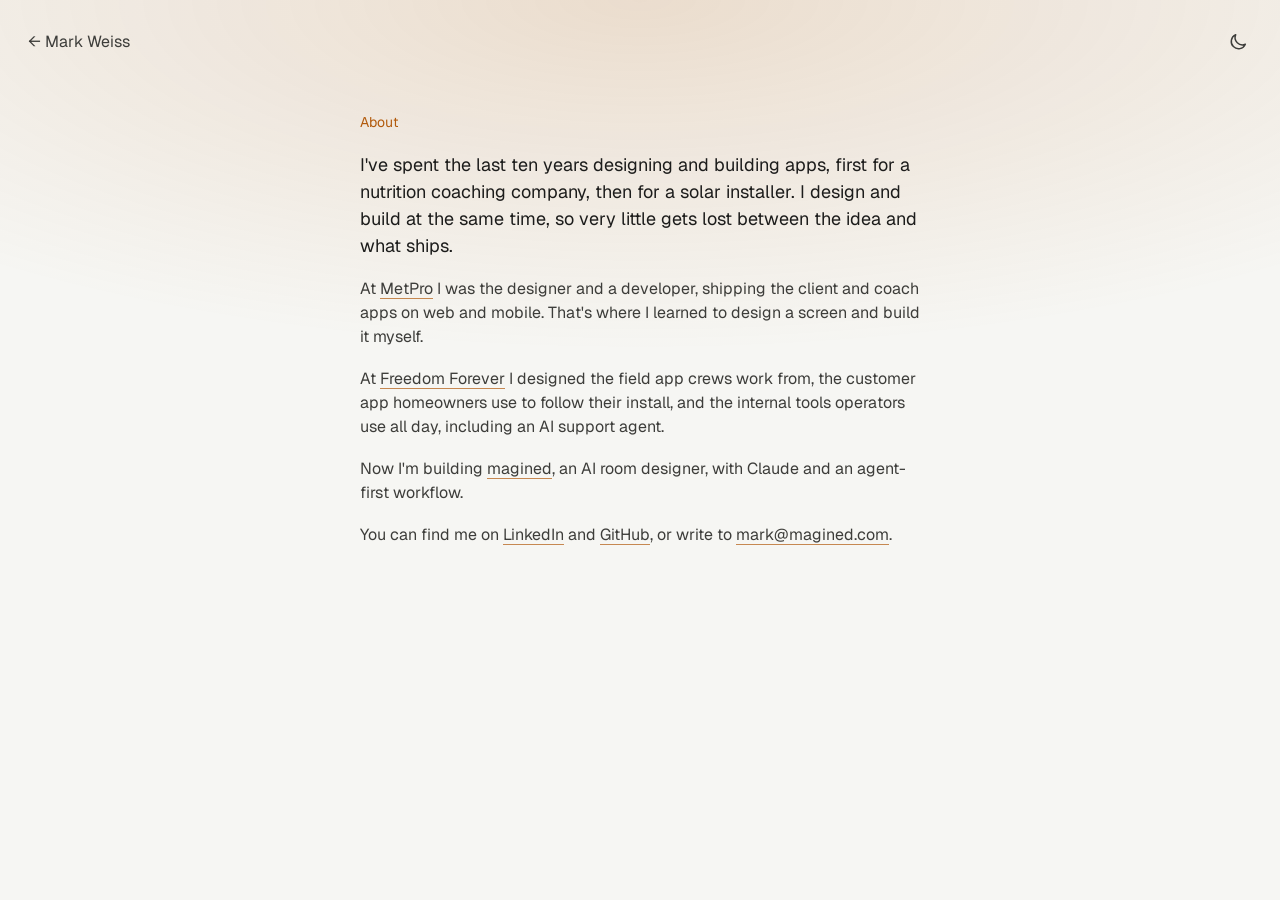
<file: about.html>
<!doctype html>
<html lang="en">
  <head>
    <meta charset="utf-8" />
    <meta name="viewport" content="width=device-width, initial-scale=1" />
    <title>About · Mark Weiss</title>
    <meta name="description" content="About Mark Weiss, a product designer who builds with AI." />
    <meta property="og:title" content="About · Mark Weiss" />
    <meta property="og:type" content="website" />
    <meta name="color-scheme" content="dark light" />
    <link rel="icon" href="data:image/svg+xml,%3Csvg xmlns='http://www.w3.org/2000/svg' viewBox='0 0 100 100'%3E%3Crect width='100' height='100' rx='22' fill='%23111214'/%3E%3Ccircle cx='50' cy='50' r='16' fill='%23f0a75a'/%3E%3C/svg%3E" />
    <link rel="preconnect" href="https://fonts.googleapis.com" />
    <link rel="preconnect" href="https://fonts.gstatic.com" crossorigin />
    <link href="https://fonts.googleapis.com/css2?family=Geist:wght@400;500&family=Geist+Mono:wght@400&display=swap" rel="stylesheet" />
    <link rel="stylesheet" href="site.css" />
    <script>
      try { var t = localStorage.getItem("theme"); if (t) document.documentElement.dataset.theme = t; } catch (e) {}
    </script>
  </head>

  <body class="stack-page">
    <a class="corner home-link" href="./">← Mark Weiss</a>
    <button type="button" class="corner theme" id="theme" aria-label="Switch light and dark mode"></button>

    <div class="wrap">
      <main class="about page-main">
        <h1>About</h1>
        <p class="lead">I've spent the last ten years designing and building apps, first for a nutrition coaching company, then for a solar installer. I design and build at the same time, so very little gets lost between the idea and what ships.</p>
        <p>At <a href="work/metpro.html">MetPro</a> I was the designer and a developer, shipping the client and coach apps on web and mobile. That's where I learned to design a screen and build it myself.</p>
        <p>At <a href="work/freedom-forever.html">Freedom Forever</a> I designed the field app crews work from, the customer app homeowners use to follow their install, and the internal tools operators use all day, including an AI support agent.</p>
        <p>Now I'm building <a href="work/magined.html">magined</a>, an AI room designer, with Claude and an agent-first workflow.</p>
        <p>You can find me on <a href="https://www.linkedin.com/in/themarkweiss" rel="noopener">LinkedIn</a> and <a href="https://github.com/theMark" rel="noopener">GitHub</a>, or write to <a href="mailto:mark@magined.com">mark@magined.com</a>.</p>
      </main>
    </div>

    <script src="posts.js"></script>
    <script src="site.js"></script>
  </body>
</html>
</file>
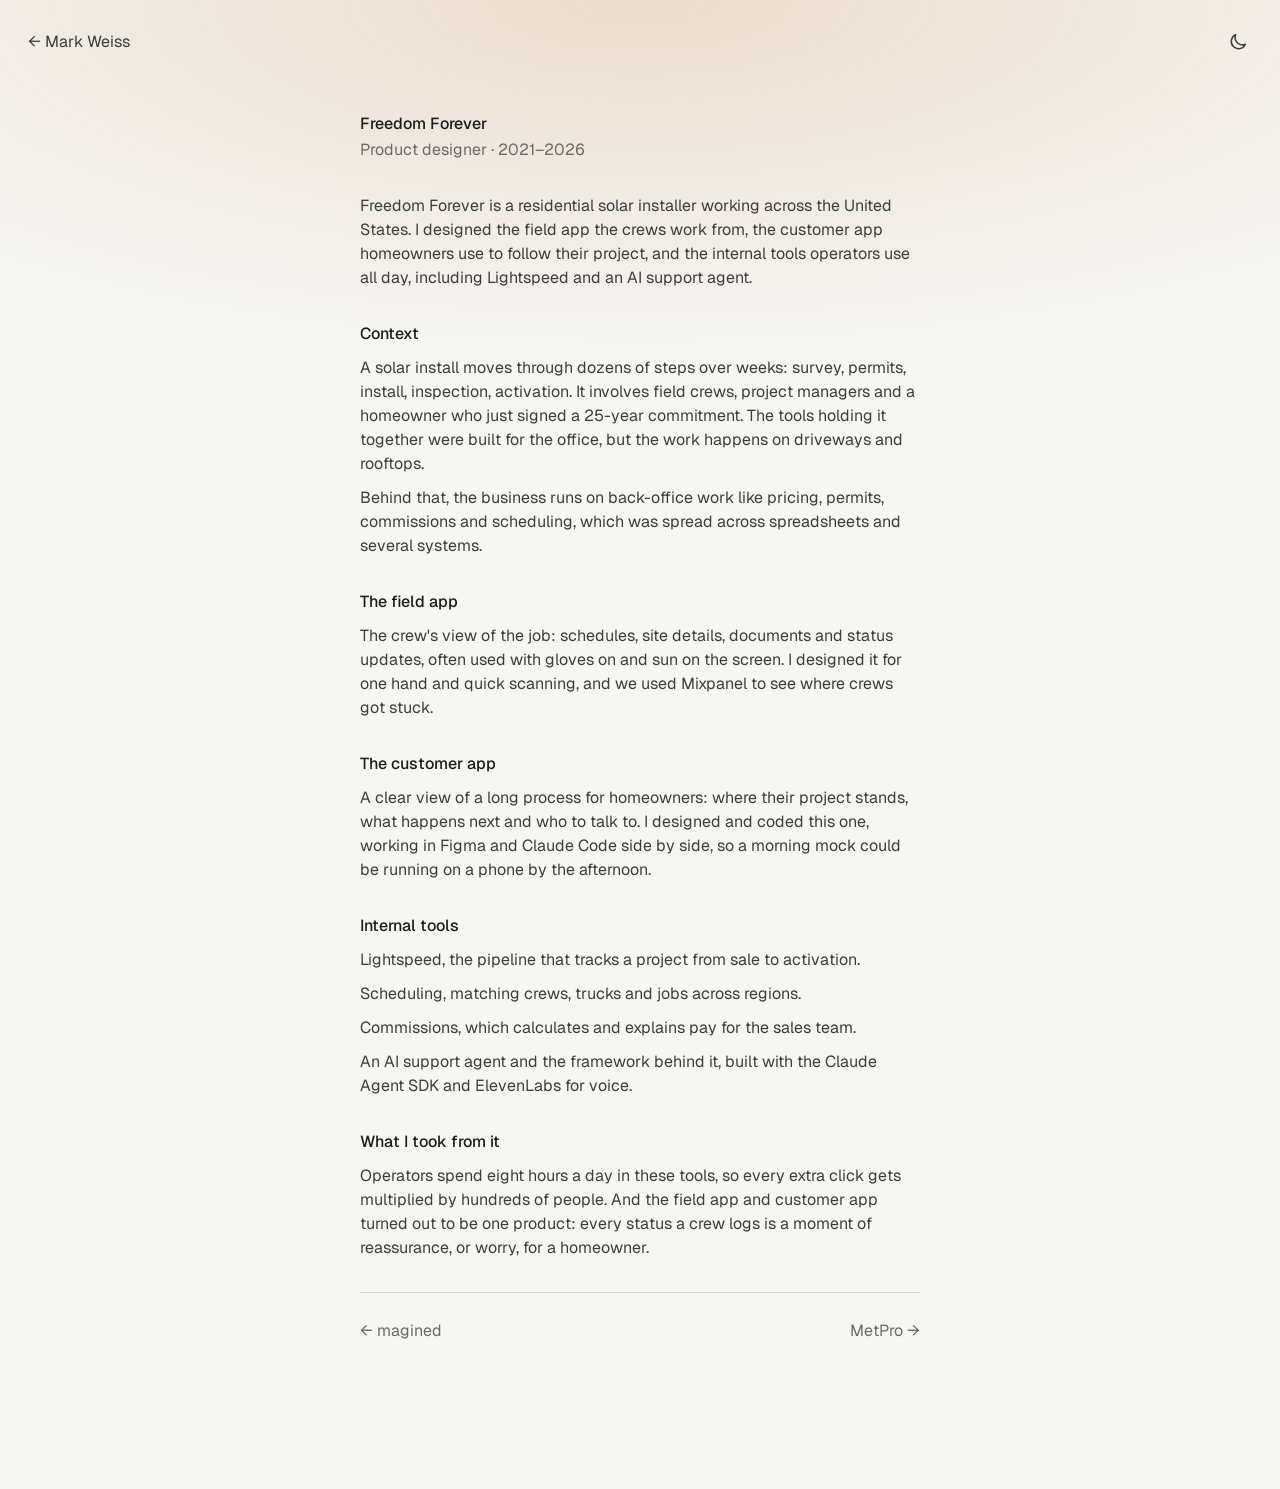
<file: work/freedom-field.html>
<!doctype html>
<html lang="en">
  <head>
    <meta charset="utf-8" />
    <title>Freedom Forever — Mark Weiss</title>
    <meta http-equiv="refresh" content="0; url=freedom-forever.html" />
    <link rel="canonical" href="freedom-forever.html" />
  </head>
  <body>
    <p>This page moved to <a href="freedom-forever.html">Freedom Forever</a>.</p>
  </body>
</html>
</file>
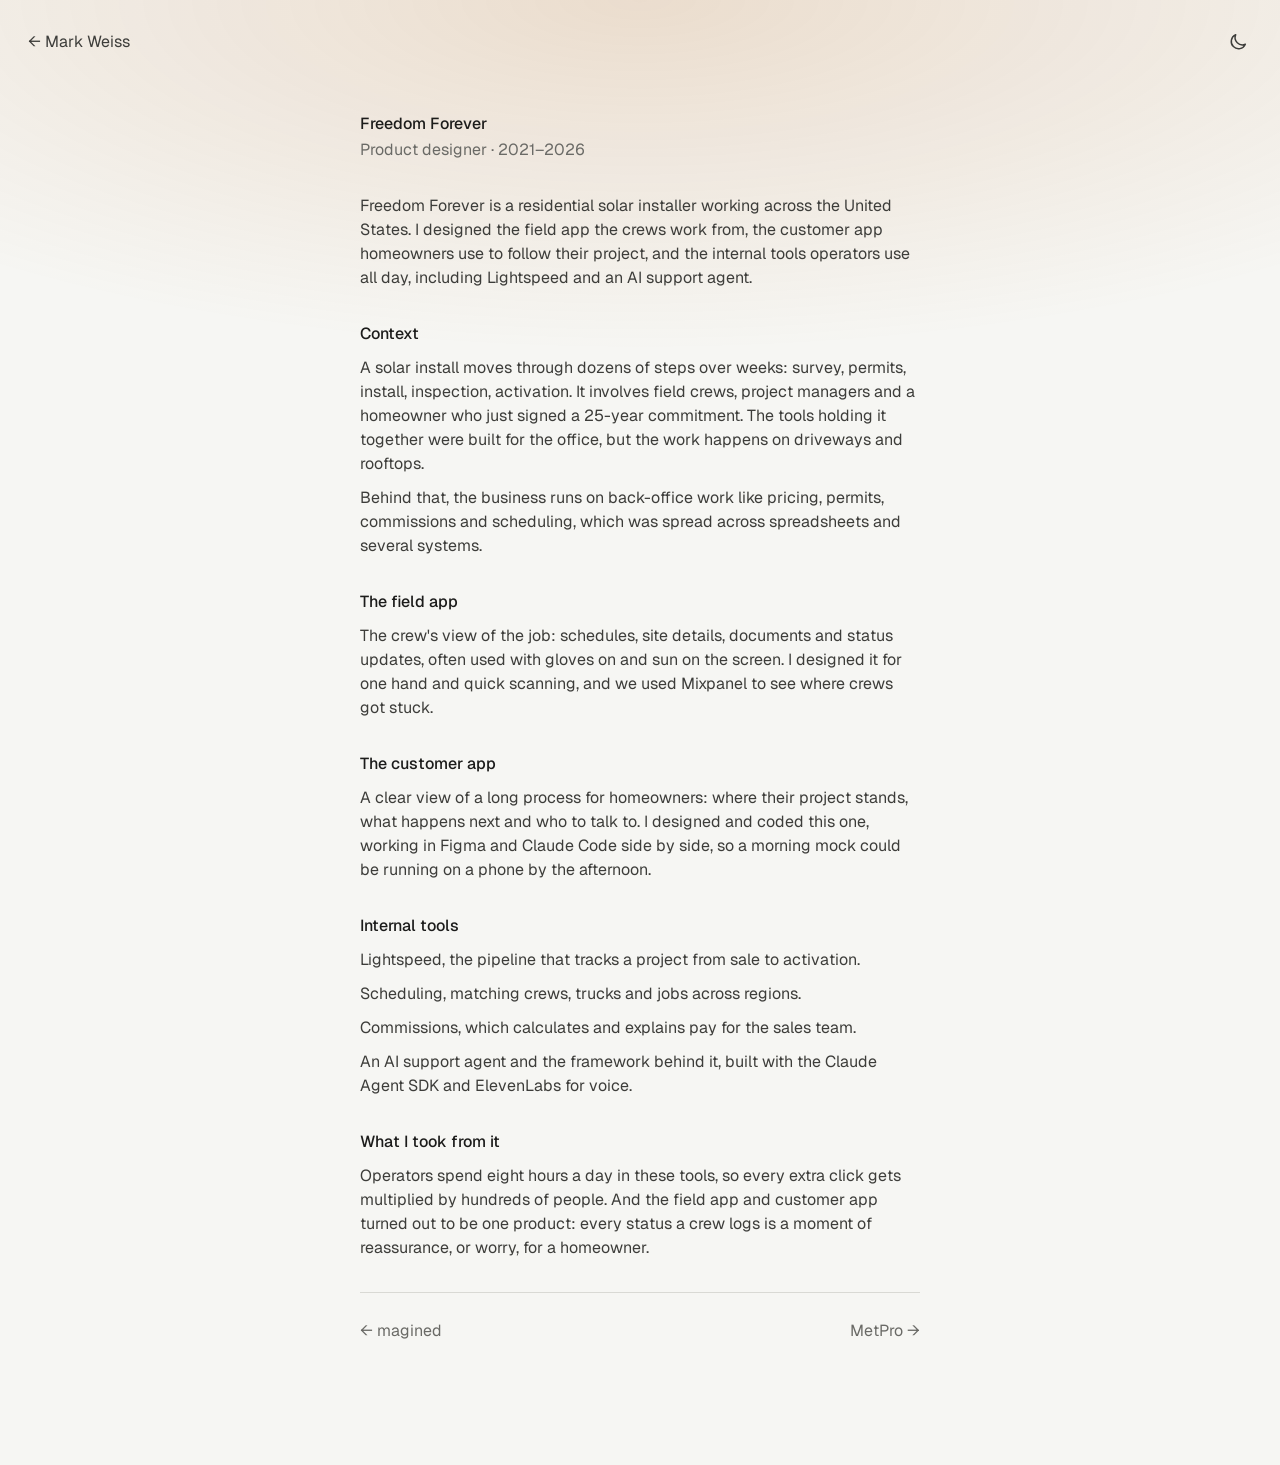
<file: work/freedom-forever.html>
<!doctype html>
<html lang="en">
  <head>
    <meta charset="utf-8" />
    <meta name="viewport" content="width=device-width, initial-scale=1" />
    <title>Freedom Forever · Mark Weiss</title>
    <meta name="description" content="Field and customer apps, internal tools and an AI support agent for a national solar installer." />
    <meta property="og:title" content="Freedom Forever · Mark Weiss" />
    <meta property="og:description" content="Field and customer apps, internal tools and an AI support agent for a national solar installer." />
    <meta property="og:type" content="article" />
    <meta name="color-scheme" content="dark light" />
    <link rel="icon" href="data:image/svg+xml,%3Csvg xmlns='http://www.w3.org/2000/svg' viewBox='0 0 100 100'%3E%3Crect width='100' height='100' rx='22' fill='%23111214'/%3E%3Ccircle cx='50' cy='50' r='16' fill='%23f0a75a'/%3E%3C/svg%3E" />
    <link rel="preconnect" href="https://fonts.googleapis.com" />
    <link rel="preconnect" href="https://fonts.gstatic.com" crossorigin />
    <link href="https://fonts.googleapis.com/css2?family=Geist:wght@400;500&family=Geist+Mono:wght@400&display=swap" rel="stylesheet" />
    <link rel="stylesheet" href="../site.css" />
    <script>
      try { var t = localStorage.getItem("theme"); if (t) document.documentElement.dataset.theme = t; } catch (e) {}
    </script>
  </head>

  <body class="stack-page">
    <a class="corner home-link" href="../">← Mark Weiss</a>
    <button type="button" class="corner theme" id="theme" aria-label="Switch light and dark mode"></button>

    <div class="wrap">

      <main class="case page-main">
        <header class="case-head">
          <h1>Freedom Forever</h1>
          <p class="muted">Product designer · 2021–2026</p>
        </header>

        <p>Freedom Forever is a residential solar installer working across the United States. I designed the field app the crews work from, the customer app homeowners use to follow their project, and the internal tools operators use all day, including Lightspeed and an AI support agent.</p>

        <section>
          <h2>Context</h2>
          <p>A solar install moves through dozens of steps over weeks: survey, permits, install, inspection, activation. It involves field crews, project managers and a homeowner who just signed a 25-year commitment. The tools holding it together were built for the office, but the work happens on driveways and rooftops.</p>
          <p>Behind that, the business runs on back-office work like pricing, permits, commissions and scheduling, which was spread across spreadsheets and several systems.</p>
        </section>

        <section>
          <h2>The field app</h2>
          <p>The crew's view of the job: schedules, site details, documents and status updates, often used with gloves on and sun on the screen. I designed it for one hand and quick scanning, and we used Mixpanel to see where crews got stuck.</p>
        </section>

        <section>
          <h2>The customer app</h2>
          <p>A clear view of a long process for homeowners: where their project stands, what happens next and who to talk to. I designed and coded this one, working in Figma and Claude Code side by side, so a morning mock could be running on a phone by the afternoon.</p>
        </section>

        <section>
          <h2>Internal tools</h2>
          <p>Lightspeed, the pipeline that tracks a project from sale to activation.</p>
          <p>Scheduling, matching crews, trucks and jobs across regions.</p>
          <p>Commissions, which calculates and explains pay for the sales team.</p>
          <p>An AI support agent and the framework behind it, built with the Claude Agent SDK and ElevenLabs for voice.</p>
        </section>

        <section>
          <h2>What I took from it</h2>
          <p>Operators spend eight hours a day in these tools, so every extra click gets multiplied by hundreds of people. And the field app and customer app turned out to be one product: every status a crew logs is a moment of reassurance, or worry, for a homeowner.</p>
        </section>

        <nav class="case-nav" aria-label="More work">
          <a href="magined.html">← magined</a>
          <a href="metpro.html">MetPro →</a>
        </nav>
      </main>
    </div>


    <script src="../posts.js"></script>
    <script src="../site.js"></script>
  </body>
</html>
</file>
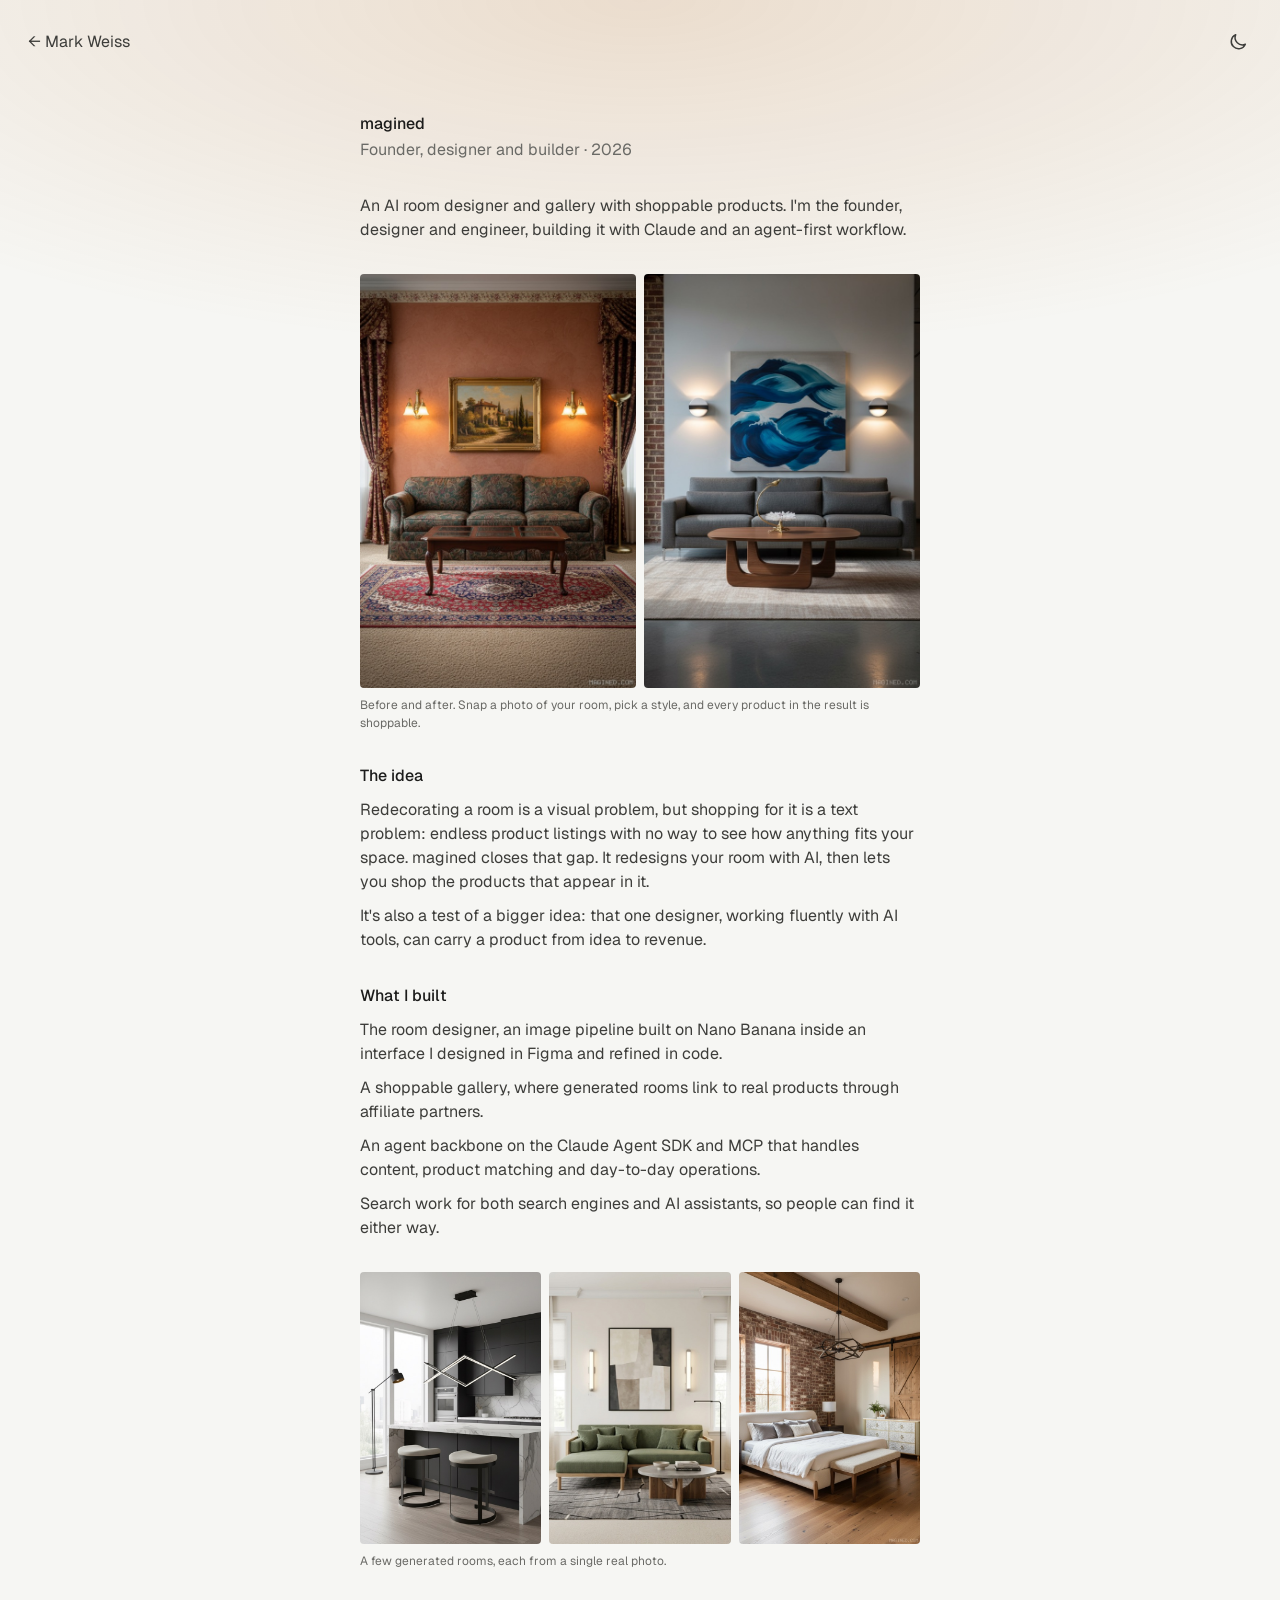
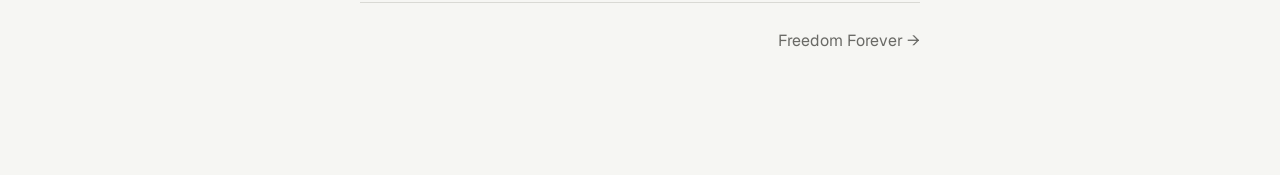
<file: work/magined.html>
<!doctype html>
<html lang="en">
  <head>
    <meta charset="utf-8" />
    <meta name="viewport" content="width=device-width, initial-scale=1" />
    <title>magined · Mark Weiss</title>
    <meta name="description" content="An AI room designer with shoppable products, built solo by Mark Weiss." />
    <meta property="og:title" content="magined · Mark Weiss" />
    <meta property="og:description" content="An AI room designer with shoppable products, built solo by Mark Weiss." />
    <meta property="og:type" content="article" />
    <meta name="color-scheme" content="dark light" />
    <link rel="icon" href="data:image/svg+xml,%3Csvg xmlns='http://www.w3.org/2000/svg' viewBox='0 0 100 100'%3E%3Crect width='100' height='100' rx='22' fill='%23111214'/%3E%3Ccircle cx='50' cy='50' r='16' fill='%23f0a75a'/%3E%3C/svg%3E" />
    <link rel="preconnect" href="https://fonts.googleapis.com" />
    <link rel="preconnect" href="https://fonts.gstatic.com" crossorigin />
    <link href="https://fonts.googleapis.com/css2?family=Geist:wght@400;500&family=Geist+Mono:wght@400&display=swap" rel="stylesheet" />
    <link rel="stylesheet" href="../site.css" />
    <script>
      try { var t = localStorage.getItem("theme"); if (t) document.documentElement.dataset.theme = t; } catch (e) {}
    </script>
  </head>

  <body class="stack-page">
    <a class="corner home-link" href="../">← Mark Weiss</a>
    <button type="button" class="corner theme" id="theme" aria-label="Switch light and dark mode"></button>

    <div class="wrap">

      <main class="case page-main">
        <header class="case-head">
          <h1>magined</h1>
          <p class="muted">Founder, designer and builder · 2026</p>
        </header>

        <p>An AI room designer and gallery with shoppable products. I'm the founder, designer and engineer, building it with Claude and an agent-first workflow.</p>

        <figure class="pair">
          <div>
            <img src="../assets/images/magined/before-1.jpg" width="832" height="1248" loading="lazy" decoding="async" alt="A dated living room before redesign: rose-colored walls, a paisley sofa, heavy floral drapes, and a traditional landscape painting." />
            <img src="../assets/images/magined/after-1.jpg" width="832" height="1248" loading="lazy" decoding="async" alt="The same living room reimagined by magined: a gray sectional, walnut coffee table, and a bold blue wave painting." />
          </div>
          <figcaption class="muted">Before and after. Snap a photo of your room, pick a style, and every product in the result is shoppable.</figcaption>
        </figure>

        <section>
          <h2>The idea</h2>
          <p>Redecorating a room is a visual problem, but shopping for it is a text problem: endless product listings with no way to see how anything fits your space. magined closes that gap. It redesigns your room with AI, then lets you shop the products that appear in it.</p>
          <p>It's also a test of a bigger idea: that one designer, working fluently with AI tools, can carry a product from idea to revenue.</p>
        </section>

        <section>
          <h2>What I built</h2>
          <p>The room designer, an image pipeline built on Nano Banana inside an interface I designed in Figma and refined in code.</p>
          <p>A shoppable gallery, where generated rooms link to real products through affiliate partners.</p>
          <p>An agent backbone on the Claude Agent SDK and MCP that handles content, product matching and day-to-day operations.</p>
          <p>Search work for both search engines and AI assistants, so people can find it either way.</p>
        </section>

        <figure class="trio">
          <div>
            <img src="../assets/images/magined/after-3.jpg" width="832" height="1248" loading="lazy" decoding="async" alt="A modern kitchen generated by magined: matte-black cabinetry, a marble waterfall island, and black-framed bar stools." />
            <img src="../assets/images/magined/space-1.jpg" width="768" height="1376" loading="lazy" decoding="async" alt="A contemporary living room generated by magined: a sage-green sectional, round concrete coffee table, and abstract wall art." />
            <img src="../assets/images/magined/after-2.jpg" width="832" height="1248" loading="lazy" decoding="async" alt="An industrial-modern bedroom generated by magined: exposed brick, reclaimed-wood beams, and a geometric chandelier." />
          </div>
          <figcaption class="muted">A few generated rooms, each from a single real photo.</figcaption>
        </figure>

        <nav class="case-nav" aria-label="More work">
          <span></span>
          <a href="freedom-forever.html">Freedom Forever →</a>
        </nav>
      </main>
    </div>


    <script src="../posts.js"></script>
    <script src="../site.js"></script>
  </body>
</html>
</file>
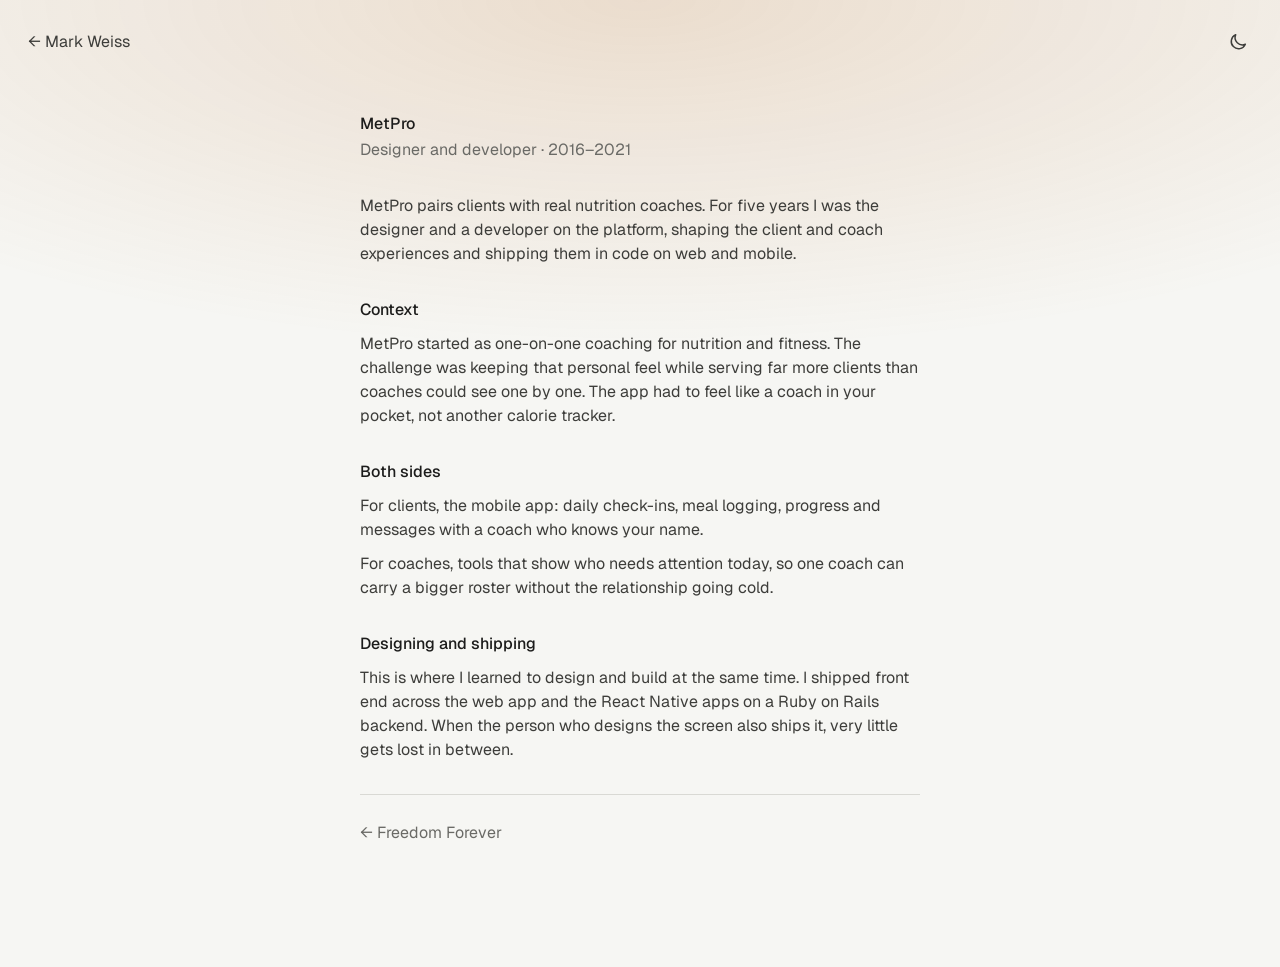
<file: work/metpro.html>
<!doctype html>
<html lang="en">
  <head>
    <meta charset="utf-8" />
    <meta name="viewport" content="width=device-width, initial-scale=1" />
    <title>MetPro · Mark Weiss</title>
    <meta name="description" content="A nutrition coaching platform Mark Weiss designed and built across web and mobile." />
    <meta property="og:title" content="MetPro · Mark Weiss" />
    <meta property="og:description" content="A nutrition coaching platform Mark Weiss designed and built across web and mobile." />
    <meta property="og:type" content="article" />
    <meta name="color-scheme" content="dark light" />
    <link rel="icon" href="data:image/svg+xml,%3Csvg xmlns='http://www.w3.org/2000/svg' viewBox='0 0 100 100'%3E%3Crect width='100' height='100' rx='22' fill='%23111214'/%3E%3Ccircle cx='50' cy='50' r='16' fill='%23f0a75a'/%3E%3C/svg%3E" />
    <link rel="preconnect" href="https://fonts.googleapis.com" />
    <link rel="preconnect" href="https://fonts.gstatic.com" crossorigin />
    <link href="https://fonts.googleapis.com/css2?family=Geist:wght@400;500&family=Geist+Mono:wght@400&display=swap" rel="stylesheet" />
    <link rel="stylesheet" href="../site.css" />
    <script>
      try { var t = localStorage.getItem("theme"); if (t) document.documentElement.dataset.theme = t; } catch (e) {}
    </script>
  </head>

  <body class="stack-page">
    <a class="corner home-link" href="../">← Mark Weiss</a>
    <button type="button" class="corner theme" id="theme" aria-label="Switch light and dark mode"></button>

    <div class="wrap">

      <main class="case page-main">
        <header class="case-head">
          <h1>MetPro</h1>
          <p class="muted">Designer and developer · 2016–2021</p>
        </header>

        <p>MetPro pairs clients with real nutrition coaches. For five years I was the designer and a developer on the platform, shaping the client and coach experiences and shipping them in code on web and mobile.</p>

        <section>
          <h2>Context</h2>
          <p>MetPro started as one-on-one coaching for nutrition and fitness. The challenge was keeping that personal feel while serving far more clients than coaches could see one by one. The app had to feel like a coach in your pocket, not another calorie tracker.</p>
        </section>

        <section>
          <h2>Both sides</h2>
          <p>For clients, the mobile app: daily check-ins, meal logging, progress and messages with a coach who knows your name.</p>
          <p>For coaches, tools that show who needs attention today, so one coach can carry a bigger roster without the relationship going cold.</p>
        </section>

        <section>
          <h2>Designing and shipping</h2>
          <p>This is where I learned to design and build at the same time. I shipped front end across the web app and the React Native apps on a Ruby on Rails backend. When the person who designs the screen also ships it, very little gets lost in between.</p>
        </section>

        <nav class="case-nav" aria-label="More work">
          <a href="freedom-forever.html">← Freedom Forever</a>
          <span></span>
        </nav>
      </main>
    </div>


    <script src="../posts.js"></script>
    <script src="../site.js"></script>
  </body>
</html>
</file>
<file: site.css>
/* Homepage, Inspiration page and work pages. One quiet column. Dark and light.
   See DESIGN.md ("Quiet column"). */
:root {
  --bg: #111214;
  --ink: #e9e9e6;
  --soft: #c9c9c5;
  --muted: #8f8f8b;
  --rule: #2a2b2e;
  --now: #f0a75a;
  /* accent: one color from the newest drawing (posts.js `accent`, set by site.js) */
  --accent: var(--accent-dark, #f0a75a);
  --focus: #9fc3ff;
  /* how strong the accent wash is at the top of the window */
  --wash: 11%;
  --wash-img: radial-gradient(120% 60vh at 50% 0, color-mix(in srgb, var(--accent) var(--wash), transparent), transparent 65%);
  --sans: "Geist", ui-sans-serif, system-ui, -apple-system, "Segoe UI", sans-serif;
  --mono: "Geist Mono", ui-monospace, "SFMono-Regular", Menlo, monospace;
  --text: 1em;
  --col: 560px;
  color-scheme: dark;
}
@media (prefers-color-scheme: light) {
  :root:not([data-theme="dark"]) {
    --bg: #f6f6f3; --ink: #1c1c1b; --soft: #3d3d3a; --muted: #6a6a66; --rule: #d9d9d4;
    --now: #b25a0c; --accent: var(--accent-light, #b25a0c); --focus: #2a62c9; color-scheme: light;
    --wash: 16%;
  }
}
:root[data-theme="light"] {
  --bg: #f6f6f3; --ink: #1c1c1b; --soft: #3d3d3a; --muted: #6a6a66; --rule: #d9d9d4;
  --now: #b25a0c; --accent: var(--accent-light, #b25a0c); --focus: #2a62c9; color-scheme: light;
  --wash: 16%;
}
* { box-sizing: border-box; }
[hidden] { display: none !important; }
html { background: var(--bg); }
body {
  margin: 0;
  background: var(--bg);
  color: var(--ink);
  font: var(--text)/1.5 var(--sans);
  padding: 0 max(16px, env(safe-area-inset-right)) 0 max(16px, env(safe-area-inset-left));
  -webkit-font-smoothing: antialiased;
  isolation: isolate;
}
/* a soft wash of the accent from the top of the window, so the page isn't flat black */
body::before {
  content: ""; position: fixed; inset: 0 0 auto 0; height: 100vh; z-index: -1; pointer-events: none;
  background: var(--wash-img);
}
/* links are underlined at rest in the accent, so they read as links */
a { color: inherit; text-underline-offset: 4px; text-decoration-color: color-mix(in srgb, var(--accent) 70%, transparent); }
a:hover { text-decoration-color: var(--accent); }
:focus-visible { outline: 2px solid var(--focus); outline-offset: 3px; border-radius: 3px; }
button { font: inherit; color: inherit; background: none; border: 0; cursor: pointer; }
p, h1, h2, h3, blockquote, figure { margin: 0; }
.sr { position: absolute; width: 1px; height: 1px; overflow: hidden; clip-path: inset(50%); white-space: nowrap; }
.muted { color: var(--muted); }

.wrap { max-width: var(--col); margin: 0 auto; }
main { display: flex; flex-direction: column; padding-top: 20px; }

/* the light / dark switch (a sun or a moon) */
.theme { width: 44px; height: 44px; display: inline-grid; place-items: center; color: var(--muted); }
.theme svg { display: block; }
.theme:hover { color: var(--ink); }

/* art: one cut-out drawing (flat vector) on a transparent ground */
.art img { width: 100%; height: auto; display: block; }

/* Homepage: one centered stack of sections (2026-11-09). Who I am first, then the newest
   drawing with a short why, Work, Tools, About and Contact. No bars: the light / dark
   switch sits in the top-right corner. */
/* Spacing scales with the window (2026-11-16): less air above the intro and between the intro
   and the drawing on short laptop screens, so the drawing and its title fit above the fold. */
.stack.home { max-width: 720px; gap: clamp(88px, 9vw, 128px); padding: clamp(80px, 12vh, 136px) 8px 128px; }
.stack.home > .insp { margin-top: calc(clamp(48px, 7vh, 80px) - clamp(88px, 9vw, 128px)); }
.home h2 { font-size: 2.25rem; font-weight: 500; line-height: 1.15; letter-spacing: -.02em; color: var(--accent); text-wrap: balance; }
.hello { display: flex; justify-content: center; }
/* The intro scales with the window: about 31px on phones, 40px on tablets, 50px on a laptop,
   up to 64px on big screens (a step down on 2026-11-17). Its box is 17em wide (so it grows with the type) and may run wider
   than the 720px column, but never past the window's gutters. Two lines from laptops up. */
.hello h1 { width: min(17em, calc(100vw - 48px)); flex-shrink: 0; font-size: clamp(1.875rem, 1.4rem + 2.2vw, 4rem); font-weight: 500; line-height: 1.1; letter-spacing: -.03em; text-wrap: balance; }
.hello a { text-decoration-thickness: 3px; text-underline-offset: .14em; }
/* Inspiration: no header, just the drawing, the title with a small date, and the why */
.insp { display: flex; flex-direction: column; align-items: center; }
.insp .title { margin-top: 20px; font-size: 1.0625rem; font-weight: 500; }
.insp .date { margin-left: 8px; font-weight: 400; font-size: .875rem; color: var(--muted); }
.insp .why, .about-sec p { max-width: 32em; font-size: 1.0625rem; color: var(--soft); text-wrap: pretty; }
.insp .why { margin-top: 8px; }
.insp .why a, .about-sec a { color: var(--ink); white-space: nowrap; }
.work, .about-sec, .contact { display: flex; flex-direction: column; align-items: center; gap: 24px; }
/* Work: just the names, centered */
.work ul { list-style: none; margin: 0; padding: 0; display: flex; flex-direction: column; align-items: center; gap: 4px; }
.work li a { display: inline-flex; align-items: center; min-height: 44px; font-size: 1.125rem; font-weight: 500; text-decoration: none; }
.work li a:hover { text-decoration: underline; text-decoration-color: var(--accent); }
/* Contact: icon and link, in one centered row (stacked on phones) */
.contact div { display: flex; flex-wrap: wrap; justify-content: center; column-gap: 28px; font-size: 1.0625rem; }
.contact a { display: inline-flex; align-items: center; gap: 10px; min-height: 44px; color: var(--soft); text-decoration: none; }
.contact a:hover { color: var(--ink); }
.contact a:hover span { text-decoration: underline; text-decoration-color: var(--accent); }

/* Inspiration page: every post stacked, centered, each shaped like the homepage's
   Inspiration block (drawing, title with a small date, why). No bars: a home link
   and the light / dark switch sit in the top corners. */
.stack-page { padding-bottom: 0; }
.corner { position: absolute; top: 20px; z-index: 2; min-height: 44px; }
.home-link { left: 28px; display: inline-flex; align-items: center; color: var(--soft); text-decoration: none; }
.home-link:hover { color: var(--ink); }
.stack-page .theme { right: 20px; margin: 0; color: var(--soft); }
.stack-page .theme:hover { color: var(--ink); }
.stack { max-width: 608px; margin: 0 auto; padding: 136px 8px 160px; gap: 104px; text-align: center; }
.stack-head { display: flex; flex-direction: column; align-items: center; gap: 12px; }
.stack-head h1 { font-size: .875rem; font-weight: 400; color: var(--accent); }
.stack-head p { max-width: 24ch; font-size: 1.75rem; line-height: 1.3; letter-spacing: -.01em; text-wrap: balance; }
.entries { display: flex; flex-direction: column; align-items: center; gap: 120px; }
.entry { display: flex; flex-direction: column; align-items: center; width: 100%; scroll-margin-top: 32px; }
.entry .art, .insp .art { display: block; width: 100%; max-width: 400px; }
/* on short windows the homepage drawing shrinks a little (never under 300px) so the whole amp
   and the title line sit above the fold */
.insp .art { max-width: clamp(300px, 44svh, 400px); }
.entry .art img, .insp .art img { width: 100%; height: auto; }
.entry h2 { margin-top: 20px; font-size: inherit; font-weight: 500; }
.entry .date { margin-left: 6px; font-weight: 400; font-size: .875rem; color: var(--muted); }
.entry .why { margin-top: 8px; max-width: 30em; color: var(--soft); text-wrap: pretty; }
@media (max-width: 640px) {
  .stack { padding: 96px 8px; gap: 72px; }
  .stack-head p { font-size: 1.375rem; }
  .entries { gap: 80px; }
  .entry .art, .insp .art { max-width: 300px; }
  .corner { top: 12px; }
  .home-link { left: 20px; }
  .stack-page .theme { right: 12px; }
  .stack.home { padding: 88px 0 96px; }
  .stack.home > .insp { margin-top: -40px; }
  .home h2 { font-size: 1.75rem; }
  .hello h1 { width: 100%; }
  .hello a { text-decoration-thickness: 2px; }
  .insp .why, .about-sec p, .contact div { font-size: 1rem; }
  .contact div { flex-direction: column; align-items: center; }
  .page-main { padding-top: 88px; }
}

/* About and work pages: the same corners, the usual column below them */
.page-main { padding-top: 112px; padding-bottom: 112px; }

/* about */
.about { gap: 18px; }
.about h1 { font-size: .875rem; font-weight: 400; color: var(--accent); }
.about p { color: var(--soft); text-wrap: pretty; }
.about .lead { font-size: 1.125rem; color: var(--ink); }

/* case studies: same column, left-aligned reading */
.case { gap: 32px; }
.case-head { display: flex; flex-direction: column; gap: 2px; }
.case h1, .case h2 { font-size: inherit; font-weight: 500; }
.case section { display: flex; flex-direction: column; gap: 10px; }
.case section p, .case > p { color: var(--soft); }
.case figure { margin: 0; display: flex; flex-direction: column; gap: 8px; }
.case figure > div { display: grid; gap: 8px; }
.pair > div { grid-template-columns: 1fr 1fr; }
.trio > div { grid-template-columns: repeat(3, 1fr); }
.case figure img { width: 100%; height: auto; aspect-ratio: 2 / 3; object-fit: cover; display: block; border-radius: 4px; }
.case figcaption { font-size: .75em; }
.case-nav { display: flex; justify-content: space-between; gap: 16px; border-top: 1px solid var(--rule); padding-top: 16px; color: var(--muted); }
.case-nav a { text-decoration: none; min-height: 44px; display: inline-flex; align-items: center; }
.case-nav a:hover { color: var(--ink); }

/* page transitions (Chrome, Edge, Safari 18.2+; others just load the page).
   The text fades out and in; the newest drawing moves between its spot on the
   homepage and on the Inspiration page; the corner links stay put. */
@view-transition { navigation: auto; }
.corner.theme { view-transition-name: theme; }
.home-link { view-transition-name: home; }
::view-transition-old(root) { animation: vt-out 150ms ease-in both; }
::view-transition-new(root) { animation: vt-in 250ms ease-out 120ms both; }
::view-transition-group(art) { animation-duration: 420ms; animation-timing-function: cubic-bezier(.3, .7, .2, 1); }
@keyframes vt-out { to { opacity: 0; } }
@keyframes vt-in { from { opacity: 0; } }
@media (prefers-reduced-motion: reduce) {
  @view-transition { navigation: none; }
}
</file>
